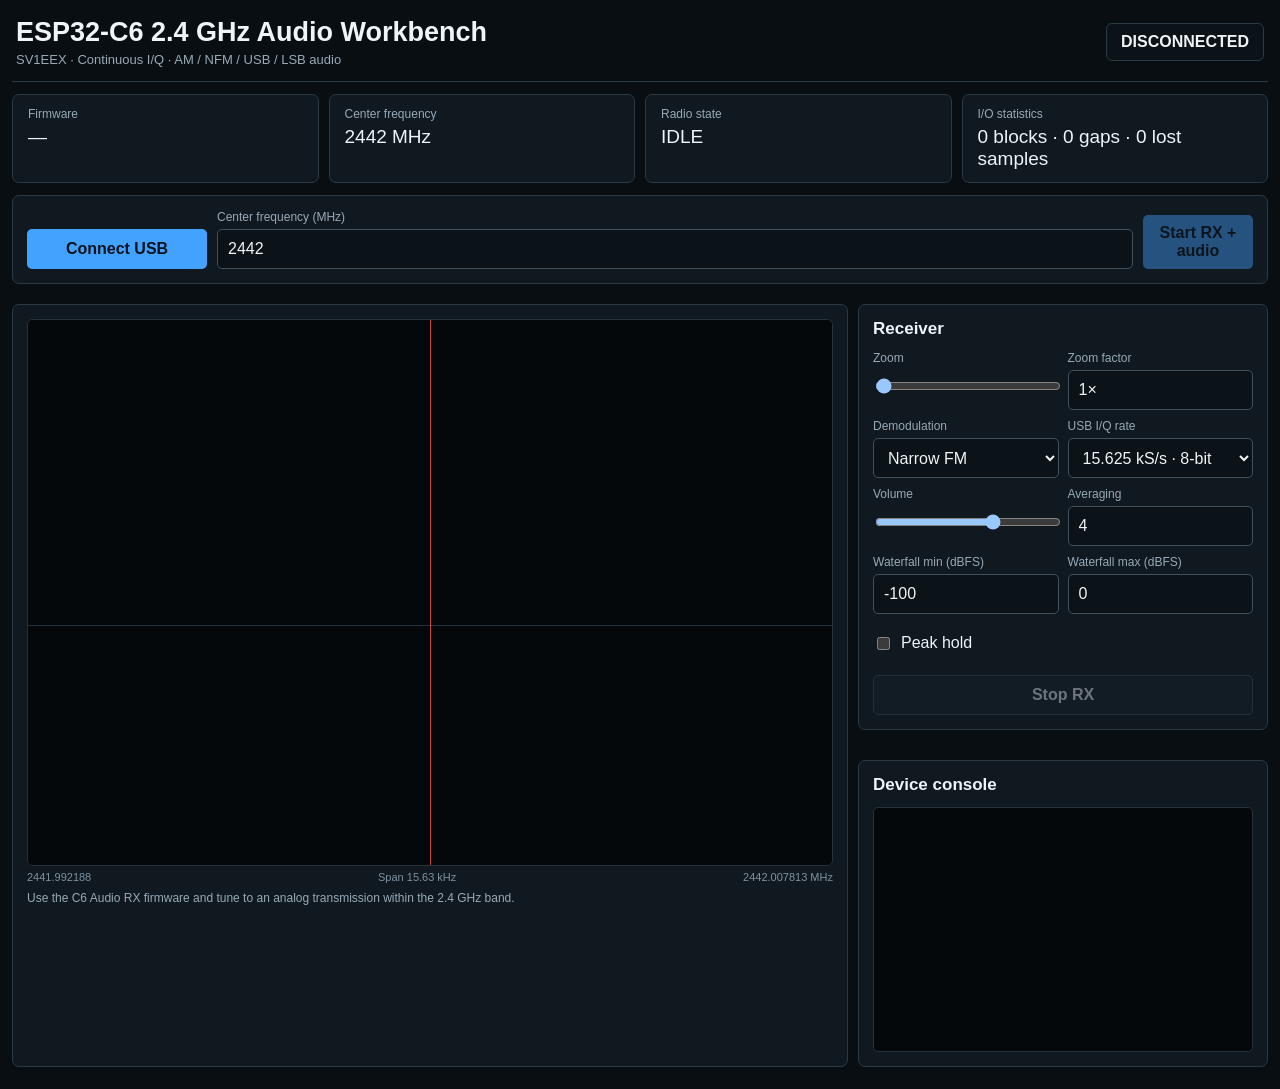
<file: c6-audio/web/index.html>
<!doctype html>
<html lang="en">
<head>
  <meta charset="utf-8">
  <meta name="viewport" content="width=device-width,initial-scale=1">
  <title>ESP32-C6 2.4 GHz Audio Workbench</title>
  <link rel="stylesheet" href="style.css">
  <script defer src="spectrum.js"></script>
  <script defer src="usb.js"></script>
  <script defer src="receiver.js"></script>
  <script defer src="workbench.js"></script>
</head>
<body><div class="app">
  <div class="top">
    <div><h1>ESP32-C6 2.4 GHz Audio Workbench</h1>
      <div class="sub">SV1EEX · Continuous I/Q · AM / NFM / USB / LSB audio</div></div>
    <div id="connTop" class="status" role="status">DISCONNECTED</div>
  </div>
  <div class="cards">
    <div class="card"><div class="label">Firmware</div><div id="fwCard" class="value">—</div></div>
    <div class="card"><div class="label">Center frequency</div><div id="freqCard" class="value">2442 MHz</div></div>
    <div class="card"><div class="label">Radio state</div><div id="stateCard" class="value">IDLE</div></div>
    <div class="card"><div class="label">I/O statistics</div><div id="statCard" class="value">0 frames</div></div>
  </div>
  <div class="panel"><div class="toolbar">
    <button id="connect" class="primary">Connect USB</button>
    <div class="field"><label for="freq">Center frequency (MHz)</label>
      <input id="freq" type="number" min="2400" max="2500" step="0.001" value="2442"></div>
    <button id="live" class="primary" disabled>Start RX + audio</button>
  </div></div>
  <div class="main">
    <div class="display panel">
      <div class="scopeWrap"><canvas id="spectrum" width="1400" height="305"></canvas><div id="tunedMarker" class="freqline"></div>
        <canvas id="waterfall" width="1400" height="240"></canvas></div>
      <div class="axis"><span id="leftFreq">—</span><span id="spanText">Span —</span><span id="rightFreq">—</span></div>
      <p class="small">Use the C6 Audio RX firmware and tune to an analog transmission within the 2.4 GHz band.</p>
    </div>
    <div class="side"><section class="panel">
      <h2>Receiver</h2>
      <div class="ctrlgrid">
        <div class="field"><label for="zoom">Zoom</label><input id="zoom" type="range" min="1" max="32" step="1" value="1"></div>
        <div class="field"><label for="zoomText">Zoom factor</label><input id="zoomText" type="text" value="1×" readonly></div>
        <div class="field"><label for="mode">Demodulation</label><select id="mode">
          <option value="NFM">Narrow FM</option><option>AM</option><option>USB</option><option>LSB</option>
        </select></div>
        <div class="field"><label for="profile">USB I/Q rate</label><select id="profile">
          <option value="low">15.625 kS/s · 8-bit</option>
          <option value="medium">31.25 kS/s · 8-bit</option>
          <option value="wide">62.5 kS/s · 16-bit</option>
        </select></div>
        <div class="field"><label for="volume">Volume</label><input id="volume" type="range" min="0" max="100" value="65"></div>
        <div class="field"><label for="avg">Averaging</label><input id="avg" type="number" min="1" max="32" step="1" value="4"></div>
        <div class="field"><label for="wfMin">Waterfall min (dBFS)</label><input id="wfMin" type="number" min="-160" max="0" value="-100"></div>
        <div class="field"><label for="wfMax">Waterfall max (dBFS)</label><input id="wfMax" type="number" min="-140" max="20" value="0"></div>
        <div class="toggleRow"><input id="peak" type="checkbox"><label for="peak">Peak hold</label></div>
      </div>
      <div class="actions">
        <button id="stop" class="secondary" disabled>Stop RX</button>
      </div>
    </section><section class="panel">
      <h2>Device console</h2><div id="log"></div>
    </section></div>
  </div>
</div></body>
</html>
</file>
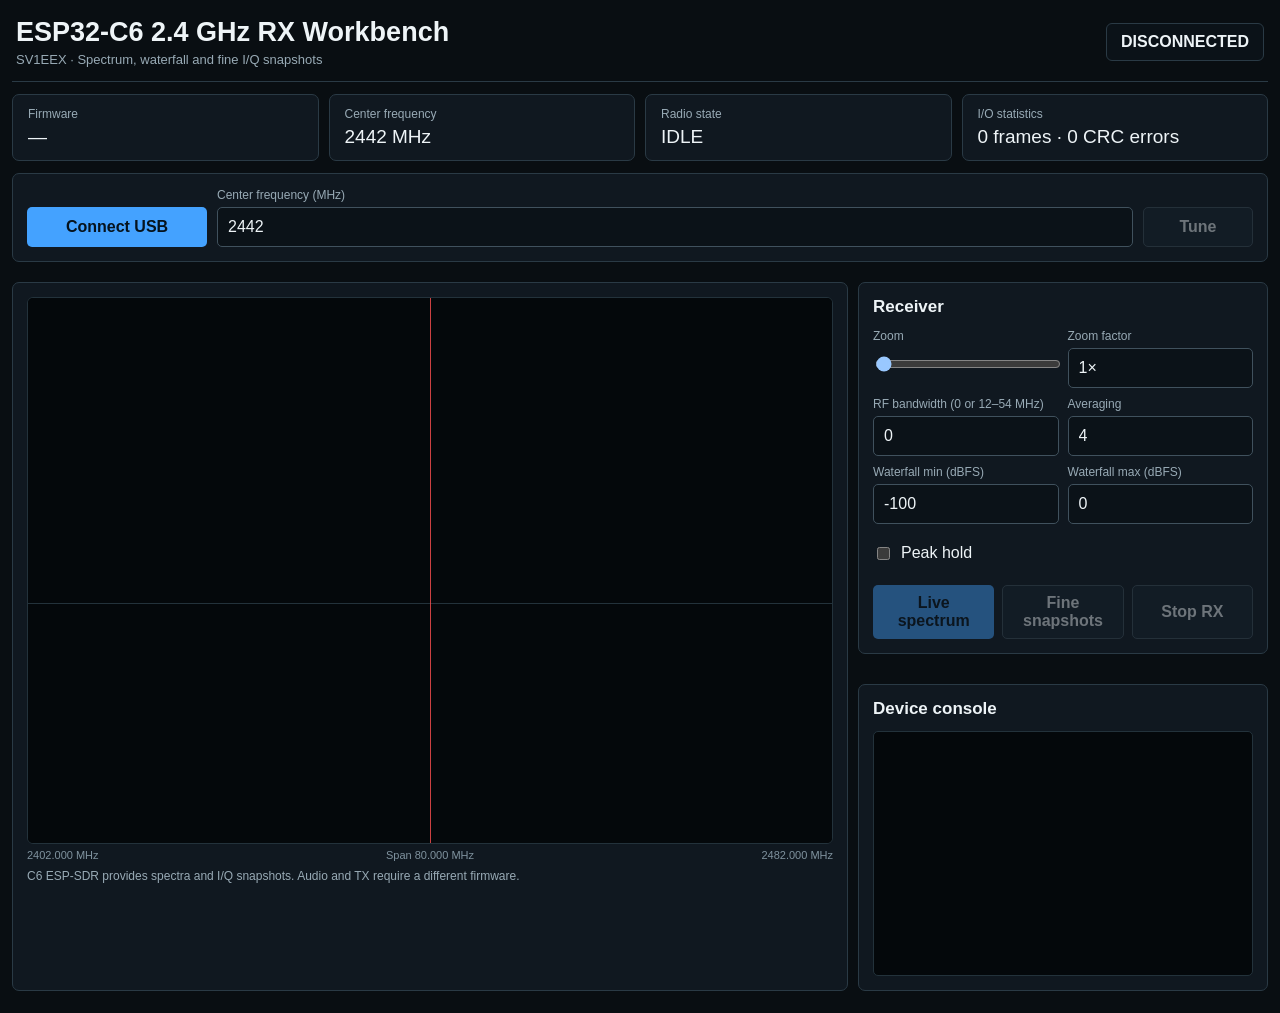
<file: c6/web/index.html>
<!doctype html>
<html lang="en">
<head>
  <meta charset="utf-8">
  <meta name="viewport" content="width=device-width,initial-scale=1">
  <title>ESP32-C6 2.4 GHz RX Workbench</title>
  <link rel="stylesheet" href="style.css">
  <script defer src="spectrum.js"></script>
  <script defer src="workbench.js"></script>
</head>
<body><div class="app">
  <div class="top">
    <div><h1>ESP32-C6 2.4 GHz RX Workbench</h1>
      <div class="sub">SV1EEX · Spectrum, waterfall and fine I/Q snapshots</div></div>
    <div id="connTop" class="status" role="status">DISCONNECTED</div>
  </div>
  <div class="cards">
    <div class="card"><div class="label">Firmware</div><div id="fwCard" class="value">—</div></div>
    <div class="card"><div class="label">Center frequency</div><div id="freqCard" class="value">2442 MHz</div></div>
    <div class="card"><div class="label">Radio state</div><div id="stateCard" class="value">IDLE</div></div>
    <div class="card"><div class="label">I/O statistics</div><div id="statCard" class="value">0 frames</div></div>
  </div>
  <div class="panel"><div class="toolbar">
    <button id="connect" class="primary">Connect USB</button>
    <div class="field"><label for="freq">Center frequency (MHz)</label>
      <input id="freq" type="number" min="2300" max="2500" step="1" value="2442"></div>
    <button id="tune" class="secondary" disabled>Tune</button>
  </div></div>
  <div class="main">
    <div class="display panel">
      <div class="scopeWrap"><canvas id="spectrum" width="1400" height="305"></canvas><div class="freqline"></div>
        <canvas id="waterfall" width="1400" height="240"></canvas></div>
      <div class="axis"><span id="leftFreq">—</span><span id="spanText">Span —</span><span id="rightFreq">—</span></div>
      <p class="small">C6 ESP-SDR provides spectra and I/Q snapshots. Audio and TX require a different firmware.</p>
    </div>
    <div class="side"><section class="panel">
      <h2>Receiver</h2>
      <div class="ctrlgrid">
        <div class="field"><label for="zoom">Zoom</label><input id="zoom" type="range" min="1" max="32" step="1" value="1"></div>
        <div class="field"><label for="zoomText">Zoom factor</label><input id="zoomText" type="text" value="1×" readonly></div>
        <div class="field"><label for="rfbw">RF bandwidth (0 or 12–54 MHz)</label><input id="rfbw" type="number" min="0" max="54" step="1" value="0"></div>
        <div class="field"><label for="avg">Averaging</label><input id="avg" type="number" min="1" max="32" step="1" value="4"></div>
        <div class="field"><label for="wfMin">Waterfall min (dBFS)</label><input id="wfMin" type="number" min="-160" max="0" value="-100"></div>
        <div class="field"><label for="wfMax">Waterfall max (dBFS)</label><input id="wfMax" type="number" min="-140" max="20" value="0"></div>
        <div class="toggleRow"><input id="peak" type="checkbox"><label for="peak">Peak hold</label></div>
      </div>
      <div class="actions">
        <button id="live" class="primary" disabled>Live spectrum</button>
        <button id="fine" class="secondary" disabled>Fine snapshots</button>
        <button id="stop" class="secondary" disabled>Stop RX</button>
      </div>
    </section><section class="panel">
      <h2>Device console</h2><div id="log"></div>
    </section></div>
  </div>
</div></body>
</html>
</file>
<file: c6-audio/web/style.css>
:root{color-scheme:dark;font-family:Segoe UI,Arial,sans-serif;background:#090e12;color:#eef4f7;--panel:#101820;--panel2:#0b1218;--border:#2a3a45;--green:#38d06a;--blue:#44a2ff;--red:#ff5964;--muted:#98aab5;--amber:#f0b84b}
*{box-sizing:border-box}html,body{margin:0;min-height:100%;background:#090e12}body{padding:12px}.app{width:min(1780px,100%);margin:auto}.top{display:flex;align-items:center;justify-content:space-between;gap:18px;border-bottom:1px solid var(--border);padding:5px 4px 14px}h1{font-size:27px;font-weight:600;margin:0}.sub{color:var(--muted);margin-top:4px;font-size:13px}.status{font-weight:700;padding:9px 14px;border:1px solid var(--border);border-radius:6px;background:var(--panel2)}.cards{display:grid;grid-template-columns:repeat(6,1fr);gap:10px;margin:12px 0}.card,.panel{background:var(--panel);border:1px solid var(--border);border-radius:7px}.card{padding:12px 15px}.panel{padding:14px;margin:10px 0}.label{color:var(--muted);font-size:12px}.value{font-size:19px;margin-top:5px;font-variant-numeric:tabular-nums}.toolbar{display:grid;grid-template-columns:180px minmax(230px,1fr) 110px minmax(360px,1.6fr);gap:10px;align-items:end}.field label{display:block;color:var(--muted);font-size:12px;margin-bottom:5px}input,button,select,textarea{font:inherit;min-height:40px;border-radius:5px;border:1px solid #40515d;background:#0b1218;color:#eef4f7;padding:8px 10px}textarea{width:100%;min-height:74px}input,select{width:100%}input[type=range]{padding:0;min-height:28px}button{cursor:pointer;font-weight:600}button:hover:not(:disabled){filter:brightness(1.12)}button:disabled{opacity:.42;cursor:not-allowed}.primary{background:var(--blue);color:#06131d;border-color:transparent}.danger{background:var(--red);color:#210407;border-color:transparent}.secondary{background:#17232c}.active{background:var(--green)!important;color:#07150b!important;border-color:transparent!important}.segment{display:flex;gap:6px;flex-wrap:wrap}.segment button{min-width:66px;padding-left:12px;padding-right:12px}.main{display:grid;grid-template-columns:minmax(0,1fr) 410px;gap:10px}.display{min-width:0}.side{display:flex;flex-direction:column;gap:10px}.scopeWrap{position:relative;background:#04080b;border:1px solid #23323b;border-radius:6px;overflow:hidden}canvas{display:block;width:100%;background:#04080b}#spectrum{height:305px}#waterfall{height:240px;border-top:1px solid #23323b}.freqline{position:absolute;top:0;bottom:0;left:50%;width:1px;background:rgba(255,80,80,.8);pointer-events:none}.filterBox{position:absolute;top:0;height:305px;background:rgba(68,162,255,.10);border-left:1px solid rgba(68,162,255,.75);border-right:1px solid rgba(68,162,255,.75);pointer-events:none}.axis{display:flex;justify-content:space-between;color:#7f929e;font-size:11px;margin-top:5px;font-variant-numeric:tabular-nums}.ctrlgrid{display:grid;grid-template-columns:1fr 1fr;gap:9px}.full{grid-column:1/-1}.inline{display:grid;grid-template-columns:1fr 98px;gap:7px;align-items:center}.tri{display:grid;grid-template-columns:1fr 1fr 1fr;gap:7px}.meter{height:8px;background:#091015;border:1px solid #25333c;border-radius:99px;overflow:hidden;margin-top:7px}.meter>div{height:100%;width:0;background:var(--green)}.actions{display:flex;gap:8px;flex-wrap:wrap}.actions button{flex:1}.small{font-size:12px;color:var(--muted);line-height:1.45;margin:7px 0 0}.ok{color:var(--green)}.bad{color:#ff9aa0}.warn{color:var(--amber)}.txstate{color:var(--red)}.rxstate{color:var(--blue)}.toggleRow{display:flex;align-items:center;gap:8px;min-height:40px}.toggleRow input{width:auto;min-height:auto}#log{height:245px;overflow:auto;white-space:pre-wrap;background:#04080b;border:1px solid #23323b;border-radius:5px;padding:10px;font:12px Consolas,monospace;color:#d9e5ea}.tabs{display:flex;gap:6px;flex-wrap:wrap;margin-bottom:10px}.tabs button{min-height:34px}.hide{display:none!important}@media(max-width:1200px){.main{grid-template-columns:1fr}.side{display:grid;grid-template-columns:1fr 1fr}.toolbar{grid-template-columns:1fr 1fr}.cards{grid-template-columns:repeat(3,1fr)}}@media(max-width:760px){body{padding:8px}.side{display:block}.toolbar{grid-template-columns:1fr}.cards{grid-template-columns:1fr 1fr}.top{flex-direction:column;align-items:flex-start}.ctrlgrid{grid-template-columns:1fr}h1{font-size:22px}}

.cards { grid-template-columns: repeat(4, minmax(0, 1fr)); }
.toolbar { grid-template-columns: 180px minmax(120px, 1fr) 110px; }
.panel h2 { margin: 0 0 12px; font-size: 17px; }
.actions { margin-top: 12px; }
@media (max-width: 760px) {
  .cards { grid-template-columns: repeat(2, minmax(0, 1fr)); }
  .toolbar { grid-template-columns: 1fr; }
  #spectrum { height: 210px; }
  #waterfall { height: 165px; }
}
</file>
<file: c6/web/style.css>
:root{color-scheme:dark;font-family:Segoe UI,Arial,sans-serif;background:#090e12;color:#eef4f7;--panel:#101820;--panel2:#0b1218;--border:#2a3a45;--green:#38d06a;--blue:#44a2ff;--red:#ff5964;--muted:#98aab5;--amber:#f0b84b}
*{box-sizing:border-box}html,body{margin:0;min-height:100%;background:#090e12}body{padding:12px}.app{width:min(1780px,100%);margin:auto}.top{display:flex;align-items:center;justify-content:space-between;gap:18px;border-bottom:1px solid var(--border);padding:5px 4px 14px}h1{font-size:27px;font-weight:600;margin:0}.sub{color:var(--muted);margin-top:4px;font-size:13px}.status{font-weight:700;padding:9px 14px;border:1px solid var(--border);border-radius:6px;background:var(--panel2)}.cards{display:grid;grid-template-columns:repeat(6,1fr);gap:10px;margin:12px 0}.card,.panel{background:var(--panel);border:1px solid var(--border);border-radius:7px}.card{padding:12px 15px}.panel{padding:14px;margin:10px 0}.label{color:var(--muted);font-size:12px}.value{font-size:19px;margin-top:5px;font-variant-numeric:tabular-nums}.toolbar{display:grid;grid-template-columns:180px minmax(230px,1fr) 110px minmax(360px,1.6fr);gap:10px;align-items:end}.field label{display:block;color:var(--muted);font-size:12px;margin-bottom:5px}input,button,select,textarea{font:inherit;min-height:40px;border-radius:5px;border:1px solid #40515d;background:#0b1218;color:#eef4f7;padding:8px 10px}textarea{width:100%;min-height:74px}input,select{width:100%}input[type=range]{padding:0;min-height:28px}button{cursor:pointer;font-weight:600}button:hover:not(:disabled){filter:brightness(1.12)}button:disabled{opacity:.42;cursor:not-allowed}.primary{background:var(--blue);color:#06131d;border-color:transparent}.danger{background:var(--red);color:#210407;border-color:transparent}.secondary{background:#17232c}.active{background:var(--green)!important;color:#07150b!important;border-color:transparent!important}.segment{display:flex;gap:6px;flex-wrap:wrap}.segment button{min-width:66px;padding-left:12px;padding-right:12px}.main{display:grid;grid-template-columns:minmax(0,1fr) 410px;gap:10px}.display{min-width:0}.side{display:flex;flex-direction:column;gap:10px}.scopeWrap{position:relative;background:#04080b;border:1px solid #23323b;border-radius:6px;overflow:hidden}canvas{display:block;width:100%;background:#04080b}#spectrum{height:305px}#waterfall{height:240px;border-top:1px solid #23323b}.freqline{position:absolute;top:0;bottom:0;left:50%;width:1px;background:rgba(255,80,80,.8);pointer-events:none}.filterBox{position:absolute;top:0;height:305px;background:rgba(68,162,255,.10);border-left:1px solid rgba(68,162,255,.75);border-right:1px solid rgba(68,162,255,.75);pointer-events:none}.axis{display:flex;justify-content:space-between;color:#7f929e;font-size:11px;margin-top:5px;font-variant-numeric:tabular-nums}.ctrlgrid{display:grid;grid-template-columns:1fr 1fr;gap:9px}.full{grid-column:1/-1}.inline{display:grid;grid-template-columns:1fr 98px;gap:7px;align-items:center}.tri{display:grid;grid-template-columns:1fr 1fr 1fr;gap:7px}.meter{height:8px;background:#091015;border:1px solid #25333c;border-radius:99px;overflow:hidden;margin-top:7px}.meter>div{height:100%;width:0;background:var(--green)}.actions{display:flex;gap:8px;flex-wrap:wrap}.actions button{flex:1}.small{font-size:12px;color:var(--muted);line-height:1.45;margin:7px 0 0}.ok{color:var(--green)}.bad{color:#ff9aa0}.warn{color:var(--amber)}.txstate{color:var(--red)}.rxstate{color:var(--blue)}.toggleRow{display:flex;align-items:center;gap:8px;min-height:40px}.toggleRow input{width:auto;min-height:auto}#log{height:245px;overflow:auto;white-space:pre-wrap;background:#04080b;border:1px solid #23323b;border-radius:5px;padding:10px;font:12px Consolas,monospace;color:#d9e5ea}.tabs{display:flex;gap:6px;flex-wrap:wrap;margin-bottom:10px}.tabs button{min-height:34px}.hide{display:none!important}@media(max-width:1200px){.main{grid-template-columns:1fr}.side{display:grid;grid-template-columns:1fr 1fr}.toolbar{grid-template-columns:1fr 1fr}.cards{grid-template-columns:repeat(3,1fr)}}@media(max-width:760px){body{padding:8px}.side{display:block}.toolbar{grid-template-columns:1fr}.cards{grid-template-columns:1fr 1fr}.top{flex-direction:column;align-items:flex-start}.ctrlgrid{grid-template-columns:1fr}h1{font-size:22px}}

.cards { grid-template-columns: repeat(4, minmax(0, 1fr)); }
.toolbar { grid-template-columns: 180px minmax(120px, 1fr) 110px; }
.panel h2 { margin: 0 0 12px; font-size: 17px; }
.actions { margin-top: 12px; }
@media (max-width: 760px) {
  .cards { grid-template-columns: repeat(2, minmax(0, 1fr)); }
  .toolbar { grid-template-columns: 1fr; }
  #spectrum { height: 210px; }
  #waterfall { height: 165px; }
}
</file>
